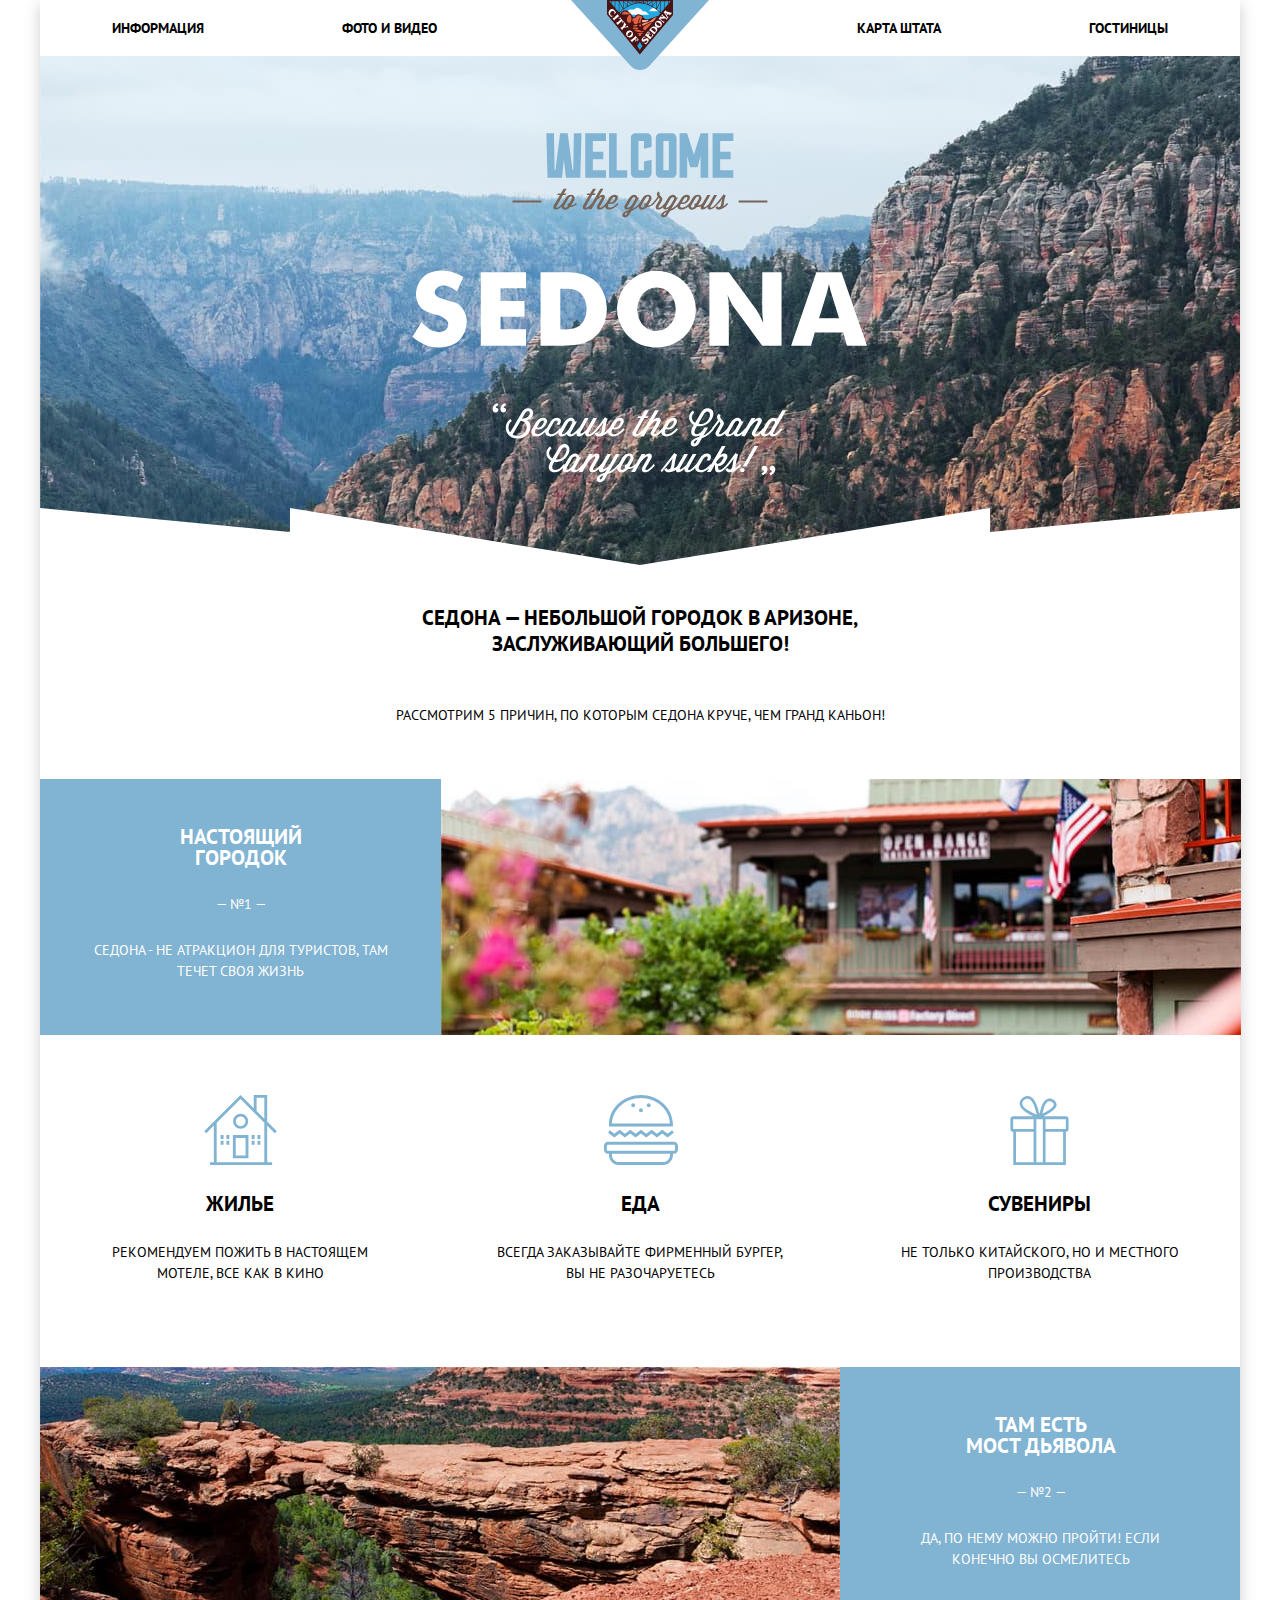
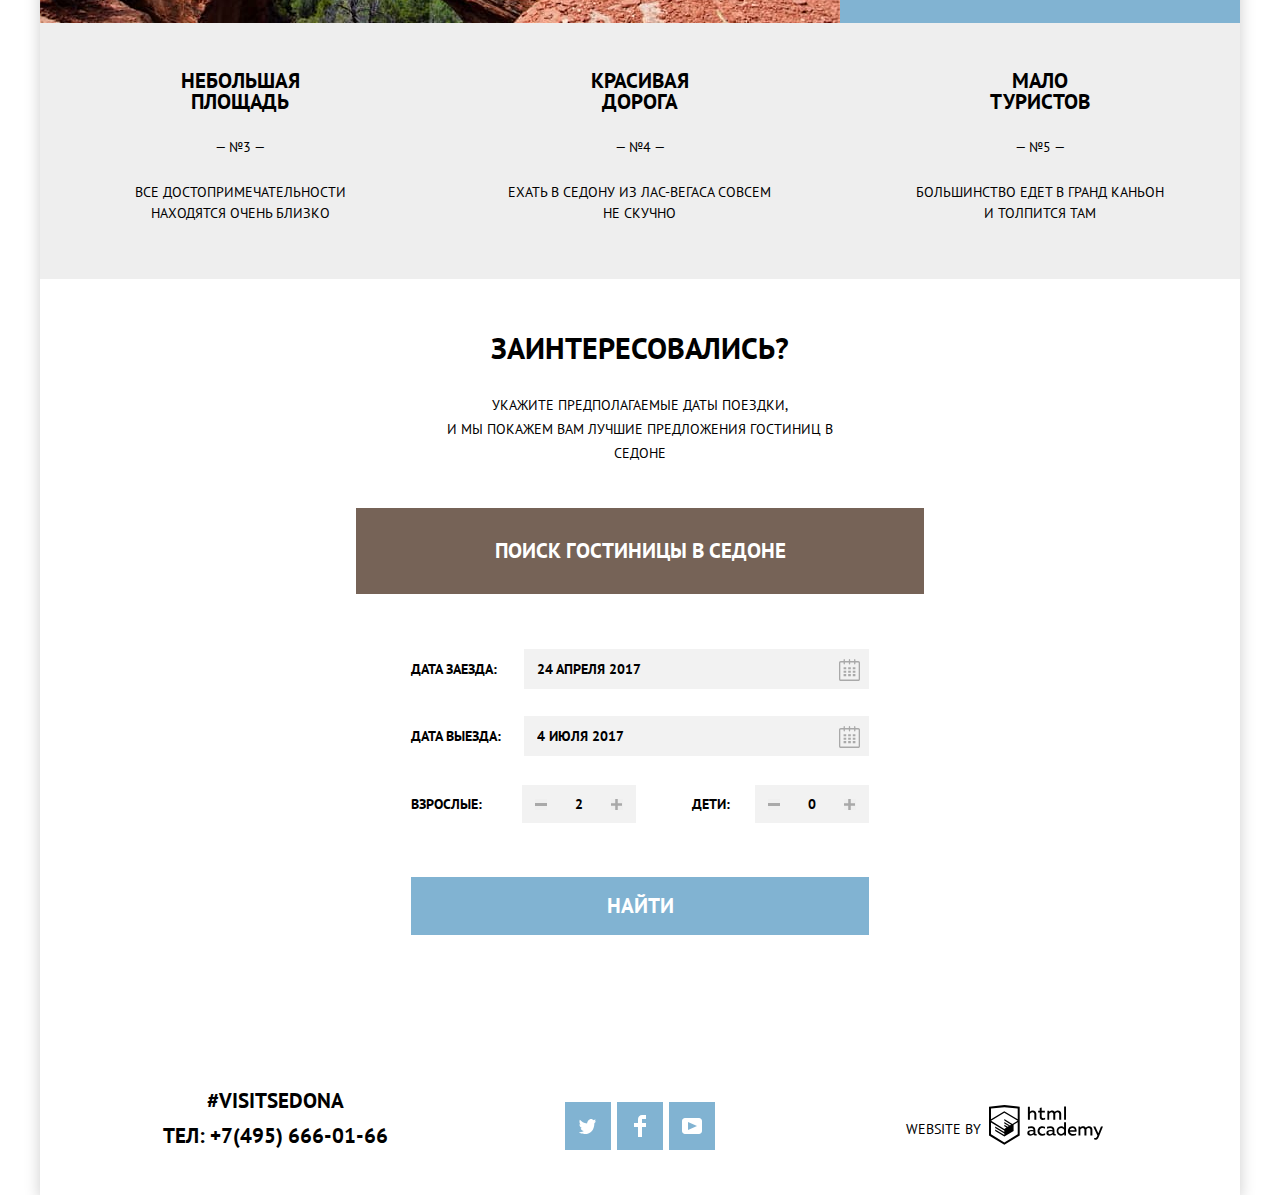
<file: index.html>
<!DOCTYPE html>
<html class="page" lang="ru">
    <head>
        <meta charset="utf-8" />
        <title>HTML Academy: Седона</title>
        <link rel="stylesheet" href="https://fonts.googleapis.com/css2?family=PT+Sans:wght@400;700&display=swap" />
        <link href="css/normalize.css" rel="stylesheet" />
        <link href="css/style-min.css" rel="stylesheet" />
    </head>

    <body class="page-body">
        <div class="main-conteiner">
            <header class="main-header">
                <nav class="main-navigation">
                    <a class="main-header-logo">
                        <img src="img/logo.svg" width="138" height="70" alt="Логотип Седона" />
                    </a>
                    <ul class="site-navigation">
                        <li><a href="blank.html">Информация</a></li>
                        <li><a href="blank.html">Фото и видео</a></li>
                        <li><a href="blank.html">Карта штата</a></li>
                        <li><a href="catalog.html">Гостиницы</a></li>
                    </ul>
                </nav>
            </header>

            <main class="container">
                <section class="welcome">
                    <img src="img/welcome.svg" width="456" height="380" alt="Добро пожаловать в Седону" />
                </section>
                <section class="features">
                    <div class="feature-heading">
                        <h1>Седона &mdash; небольшой городок в Аризоне, заслуживающий большего!</h1>
                        <p>Рассмотрим 5 причин, по которым Седона круче, чем Гранд Каньон!</p>
                    </div>
                    <ol class="features-list">
                        <li class="feature-item-blue">
                            <div class="feature-item-conteiner">
                                <h2>
                                    Настоящий<br />
                                    городок
                                </h2>
                                <p class="feature-item-number">&mdash; №1 &mdash;</p>
                                <p>Седона  -  не атракцион для туристов, там<br />течет своя жизнь</p>
                            </div>
                            <img src="img/image1.jpg" width="800" height="256" alt="Улица города Седона" />
                        </li>
                        <li class="feature-item-white">
                            <img src="img/icon-1.svg" width="75" height="70" alt="Иконка дом" />
                            <h3>Жилье</h3>
                            <p>Рекомендуем пожить в настоящем мотеле, все как в кино</p>
                        </li>
                        <li class="feature-item-white">
                            <img src="img/icon-3.svg" width="75" height="70" alt="Иконка гамбургер" />
                            <h3>Еда</h3>
                            <p>Всегда заказывайте фирменный бургер, вы не разочаруетесь</p>
                        </li>
                        <li class="feature-item-white">
                            <img src="img/icon-2.svg" width="75" height="70" alt="Иконка коробка с подарком" />
                            <h3>Сувениры</h3>
                            <p>Не только китайского, но и местного производства</p>
                        </li>
                        <li class="feature-item-blue">
                            <img src="img/image2.jpg" width="800" height="256" alt="Мост Дьявола - каменистый мост над пропостью Каньона" />
                            <div class="feature-item-conteiner">
                                <h2>
                                    Там есть <br />
                                    мост Дьявола
                                </h2>
                                <p class="feature-item-number">&mdash; №2 &mdash;</p>
                                <p>Да, по нему можно пройти! Если конечно вы осмелитесь</p>
                            </div>
                        </li>
                        <li class="feature-item-grey">
                            <h2>
                                Небольшая <br />
                                площадь
                            </h2>
                            <p class="feature-item-number">&mdash; №3 &mdash;</p>
                            <p>
                                Все достопримечательности <br />
                                находятся очень близко
                            </p>
                        </li>
                        <li class="feature-item-grey">
                            <h2>
                                Красивая<br />
                                дорога
                            </h2>
                            <p class="feature-item-number">&mdash; №4 &mdash;</p>
                            <p>
                                Ехать в Седону из Лас-Вегаса совсем <br />
                                не скучно
                            </p>
                        </li>
                        <li class="feature-item-grey">
                            <h2>
                                Мало<br />
                                туристов
                            </h2>
                            <p class="feature-item-number">&mdash; №5 &mdash;</p>
                            <p>
                                Большинство едет в Гранд Каньон<br />
                                и толпится там
                            </p>
                        </li>
                    </ol>
                </section>
                <section class="choice">
                    <h2>Заинтересовались?</h2>
                    <p class="choice-info">
                        Укажите предполагаемые даты поездки,<br />
                        и мы покажем вам лучшие предложения гостиниц в Седоне
                    </p>
                    <a class="choice-button" href="blank.html">Поиск гостиницы в Седоне</a>

                    <div class="modal">
                        <form class="modal-search" action="https://echo.htmlacademy.ru/" method="POST">
                            <div class="arrival">
                                <label for="data-arrival">Дата заезда:</label>
                                <div class="container-calendar">
                                    <input class="data-arrival" id="data-arrival" type="text" name="date" placeholder="24 апреля 2017" />
                                    <button type="button" class="calendar" aria-label="Календарь выбора даты заезда"></button>
                                </div>
                            </div>
                            <div class="departure">
                                <label for="data-departure">Дата выезда:</label>
                                <div class="container-calendar">
                                    <input class="data-departure" id="data-departure" type="text" name="date" placeholder="4 июля 2017" />
                                    <button type="button" class="calendar" aria-label="Календарь выбора даты выезда"></button>
                                </div>
                            </div>
                            <div class="quantity">
                                <div class="quantity-parents quantity-parents-first">
                                    <label for="parents">Взрослые:</label>
                                    <div class="container-quantity">
                                        <button type="button" class="quantity-minus" aria-label="Уменьшить количество взрослых"></button>
                                        <input id="parents" type="number" min="1" max="50" step="1" name="parents" value="2" />
                                        <button type="button" class="quantity-plus" aria-label="Увеличить количество взрослых"></button>
                                    </div>
                                </div>
                                <div class="quantity-children">
                                    <label for="children">Дети:</label>
                                    <div class="container-quantity">
                                        <button type="button" class="quantity-minus" aria-label="Уменьшить количество детей"></button>
                                        <input id="children" type="number" min="0" max="50" step="1" name="children" value="0" />
                                        <button type="button" class="quantity-plus" aria-label="Увеличить количество детей"></button>
                                    </div>
                                </div>
                            </div>
                            <button class="modal-trip" type="submit">Найти</button>
                        </form>
                    </div>
                    <!-- <img src="img/map.jpg" width="1199" height="594" alt="Карта местности"> -->
                    <iframe
                        src="https://www.google.com/maps/embed?pb=!1m18!1m12!1m3!1d52385.180505972065!2d-111.83015797418973!3d34.854373381038904!2m3!1f0!2f0!3f0!3m2!1i1024!2i768!4f13.1!3m3!1m2!1s0x872da132f942b00d%3A0x5548c523fa6c8efd!2z0KHQtdC00L7QvdCwLCDQkNGA0LjQt9C-0L3QsCA4NjMzNiwg0KHQqNCQ!5e0!3m2!1sru!2sru!4v1603708810952!5m2!1sru!2sru"
                        width="1199"
                        height="594"
                        style="border: 0;"
                        allowfullscreen
                        title="Карта местности"
                    >
                    </iframe>
                </section>
            </main>

            <footer class="main-footer page-footer">
                <div class="footer-container">
                    <section class="footer-contacts">
                        <a class="footer-visit" href="blank.html">#visitsedona</a>
                        <p class="footer-phone">Тел: <a href="tel:+74956660166">+7(495) 666-01-66</a></p>
                    </section>
                    <section class="footer-icons">
                        <ul class="footer-social">
                            <li>
                                <a class="social-button" href="#">
                                    <span class="visually-hidden">Твитер</span>
                                    <svg width="17" height="17" viewBox="0 0 17 17" fill="none" xmlns="http://www.w3.org/2000/svg" aria-label="Логотип Твитер">
                                        <path
                                            d="M10.95 1.14409C12.635 0.648089 13.934 1.41409 14.527 2.32309C15.2 2.09209 15.858 1.84209 16.538 1.61509C16.5249 2.30145 16.2117 2.94761 15.681 3.38309C16.366 3.55309 16.985 2.89209 16.985 2.89209C16.816 3.89209 15.979 4.68009 15.422 4.91609C15.191 11.6661 12.247 16.1331 5.34498 15.9981H4.89898C4.48898 15.9981 0.734977 15.5381 0.000976562 14.1111C2.27198 14.3071 3.89398 13.6891 4.69398 12.9341C3.73398 12.6341 2.01498 12.4571 1.71498 9.98409C2.06398 10.0901 2.27898 10.2121 2.90498 10.1031C1.70498 9.24709 0.373977 8.53009 0.447977 6.33009C0.732977 6.65809 1.51498 6.86609 1.78798 6.80209C1.08498 6.56109 -0.182023 3.44209 0.893977 1.85009C2.71198 3.70409 4.62898 5.45609 8.04598 5.62309C8.25398 3.33009 9.18298 1.79309 10.95 1.14409Z"
                                            fill="white"
                                        />
                                    </svg>
                                </a>
                            </li>
                            <li>
                                <a class="social-button" href="#">
                                    <span class="visually-hidden">Фейсбук</span>
                                    <svg width="12" height="22" viewBox="0 0 12 22" fill="none" xmlns="http://www.w3.org/2000/svg" aria-label="Логотип Фейсбук">
                                        <path d="M12 4V0H8C5.79086 0 4 1.79086 4 4V8H0V12H4V22H8V12H12V8H8V4H12Z" fill="white" />
                                    </svg>
                                </a>
                            </li>
                            <li>
                                <a class="social-button" href="#">
                                    <span class="visually-hidden">Ютуб</span>
                                    <svg width="20" height="16" viewBox="0 0 20 16" fill="none" xmlns="http://www.w3.org/2000/svg" aria-label="Логотип Ютуб">
                                        <path
                                            fill-rule="evenodd"
                                            clip-rule="evenodd"
                                            d="M3 0H17C18.65 0 20 1.35 20 3V13C20 14.65 18.65 16 17 16H3C1.35 16 0 14.65 0 13V3C0 1.35 1.35 0 3 0ZM6.027 4.002V11.998L15.014 8L6.027 4.002Z"
                                            fill="white"
                                        />
                                    </svg>
                                </a>
                            </li>
                        </ul>
                    </section>
                    <section class="footer-made">
                        <p class="footer-copyright">
                            Website by
                            <a class="academy-logo" href="https://htmlacademy.ru">
                                <svg aria-hidden="true" focusable="false" width="115" height="41" viewBox="0 0 115 41" fill="none" xmlns="http://www.w3.org/2000/svg">
                                    <path
                                        fill-rule="evenodd"
                                        clip-rule="evenodd"
                                        d="M15.5197 1.05737H15.3509L0 2.71895V31.4945L15.3509 40.8382L30.7018 31.4945V2.71895L15.5197 1.05737ZM77.0183 2.62185H75.0876V15.7311H77.0183V2.62185ZM40.8619 2.63264V7.76843C41.6131 6.9864 42.6386 6.5436 43.7105 6.53843C44.6823 6.47908 45.6329 6.84495 46.3253 7.54479C47.0177 8.24462 47.3866 9.21244 47.3399 10.2068V15.7634H45.367V10.4658C45.4231 9.94897 45.2754 9.43059 44.9566 9.02553C44.6377 8.62047 44.174 8.36218 43.6683 8.3079H43.3518C42.3456 8.36979 41.4321 8.9295 40.9041 9.80764V15.7634H38.8995V2.63264H40.8619ZM77.0183 31.4837H75.2775V30.0595C74.4828 31.1353 73.23 31.7538 71.9119 31.7211C69.4751 31.5528 67.5825 29.4822 67.5825 26.9845C67.5825 24.4867 69.4751 22.4162 71.9119 22.2479C73.1195 22.2052 74.2818 22.7203 75.0771 23.6505V18.3205H77.0183V31.4837ZM47.0656 30.0595C47.263 30.0515 47.4583 30.0152 47.6459 29.9516V31.3866C47.2482 31.5404 46.826 31.6172 46.4009 31.6132C45.6482 31.6769 44.9394 31.2429 44.639 30.5342C43.7036 31.31 42.5302 31.7227 41.3261 31.6995C39.733 31.6995 38.256 30.804 38.256 28.9482C38.256 26.65 40.3661 25.9379 42.1702 25.9379C42.9402 25.9505 43.707 26.0408 44.4596 26.2076V25.884C44.4596 24.805 43.6578 23.9742 42.1491 23.9742C41.0585 23.9764 39.9804 24.2116 38.9839 24.6647V22.8305C40.0678 22.451 41.204 22.2506 42.3495 22.2371C44.8394 22.2371 46.3693 23.4455 46.3693 26.1753V29.4121C46.3546 29.5668 46.401 29.721 46.4981 29.8406C46.5951 29.9601 46.7349 30.035 46.8862 30.0487H47.0656V30.0595ZM40.2711 28.8403C40.298 29.229 40.4761 29.5905 40.7655 29.844C41.055 30.0974 41.4317 30.2217 41.8115 30.189H41.9275C42.8819 30.1906 43.7973 29.8022 44.4702 29.11V27.5779C43.842 27.4414 43.2026 27.3655 42.5605 27.3513C41.5055 27.3513 40.2817 27.7074 40.2817 28.8403H40.2711ZM56.0229 22.9384C55.1962 22.4632 54.2596 22.2246 53.3115 22.2479H52.9422C51.7332 22.2873 50.5891 22.8166 49.7619 23.7192C48.9347 24.6218 48.4923 25.8236 48.5321 27.06V27.5024C48.6957 30.0004 50.805 31.8921 53.2482 31.7318C54.2519 31.7555 55.2477 31.5452 56.1601 31.1168V29.2718C55.3769 29.7215 54.4945 29.9591 53.5963 29.9624C52.5199 30.0288 51.4963 29.4793 50.9385 28.5356C50.3806 27.5918 50.3806 26.4095 50.9385 25.4658C51.4963 24.522 52.5199 23.9725 53.5963 24.039C54.461 24.0357 55.3066 24.2989 56.0229 24.7942V22.9384ZM66.1514 30.0595C66.3488 30.0515 66.5441 30.0152 66.7317 29.9516V31.3866C66.334 31.5404 65.9118 31.6172 65.4867 31.6132C64.734 31.6769 64.0252 31.2429 63.7248 30.5342C62.7894 31.31 61.616 31.7227 60.4119 31.6995C58.8188 31.6995 57.3417 30.804 57.3417 28.9482C57.3417 26.65 59.4518 25.9379 61.256 25.9379C62.0259 25.9505 62.7928 26.0408 63.5454 26.2076V25.884C63.5454 24.805 62.7436 23.9742 61.2349 23.9742C60.1443 23.9764 59.0662 24.2116 58.0697 24.6647V22.8305C59.1536 22.451 60.2897 22.2506 61.4353 22.2371C63.9252 22.2371 65.455 23.4455 65.455 26.1753V29.4121C65.4404 29.5668 65.4868 29.721 65.5838 29.8406C65.6809 29.9601 65.8207 30.035 65.972 30.0487H66.1514V30.0595ZM59.855 29.8481C59.5632 29.5943 59.3837 29.2311 59.3569 28.8403H59.378C59.378 27.7074 60.5385 27.3513 61.6569 27.3513C62.299 27.3655 62.9383 27.4414 63.5665 27.5779V29.11C62.8937 29.8022 61.9782 30.1906 61.0239 30.189H60.9078C60.5263 30.2247 60.1469 30.1019 59.855 29.8481ZM69.3271 26.9305C69.3271 25.2859 70.6308 23.9526 72.239 23.9526L72.2601 24.0066C73.4742 24.0066 74.5742 24.7382 75.0665 25.8732V28.0311C74.5856 29.1871 73.4673 29.9296 72.239 29.9084C70.6308 29.9084 69.3271 28.5752 69.3271 26.9305ZM83.3486 22.2479C86.8408 22.2479 88.0541 25.1395 87.4844 27.7397H80.922C81.1436 29.3582 82.6839 30.0163 84.2876 30.0163C85.2509 30.0196 86.2027 29.8021 87.0729 29.3797V31.1061C86.0736 31.5421 84.9939 31.7519 83.9078 31.7211C81.2385 31.7211 78.8963 30.189 78.8963 26.9521C78.8362 25.7502 79.2482 24.5736 80.0408 23.6841C80.8334 22.7945 81.9408 22.2658 83.1165 22.2155H83.3486V22.2479ZM80.8693 26.1753C80.9704 24.8237 82.1216 23.8104 83.4436 23.9095H83.4858C84.1064 23.8531 84.7196 24.08 85.1612 24.5295C85.6028 24.979 85.8275 25.6051 85.7752 26.24H80.8693V26.1753ZM89.489 31.4621V22.4961H91.2298V23.575C91.9777 22.7197 93.041 22.2229 94.1628 22.2047C95.2951 22.1328 96.3712 22.7163 96.9482 23.7153C97.7407 22.8335 98.8477 22.3161 100.018 22.2803C100.952 22.2327 101.859 22.6011 102.507 23.2901C103.154 23.9792 103.478 24.9213 103.394 25.8732V31.4837H101.39V25.9271C101.437 25.4734 101.306 25.0191 101.024 24.6647C100.743 24.3104 100.336 24.0852 99.8917 24.039H99.6174C98.7512 24.0941 97.9525 24.536 97.4335 25.2474V31.4837H95.4289V25.9271C95.4728 25.47 95.3357 25.0139 95.0481 24.6611C94.7606 24.3082 94.3467 24.088 93.8991 24.0497H93.6881C92.7466 24.1344 91.8915 24.6449 91.3564 25.4416V31.5161H89.5312L89.489 31.4621ZM113.977 22.4745H111.972L109.324 29.2718L106.306 22.4853H104.196L108.417 31.5484L108.237 32.0016C107.72 33.3611 107.003 34.0516 106.053 34.0516C105.75 34.0548 105.447 34.0112 105.156 33.9221V35.6161C105.536 35.7125 105.926 35.7632 106.317 35.7671C107.646 35.7671 108.902 35.0226 109.851 32.6813L113.977 22.4745ZM52.689 6.78658V3.54974L50.7266 4.01369V6.73264H49.144V8.49132H50.7899V12.9905C50.7231 13.817 51.0244 14.6301 51.61 15.2038C52.1955 15.7775 53.0028 16.0505 53.8073 15.9468C54.5996 15.9535 55.3875 15.8259 56.139 15.5692V13.8429C55.5727 14.0781 54.9672 14.199 54.356 14.199C53.2165 14.199 52.689 13.8105 52.689 12.6237V8.5129H55.8541V6.78658H52.689ZM58.3862 15.7526V6.75421H60.1376V7.83316C60.8811 6.97655 61.9403 6.476 63.0601 6.45211C64.1624 6.38099 65.2146 6.93142 65.8032 7.88711C66.5958 7.00534 67.7028 6.48794 68.8734 6.45211C69.8138 6.41462 70.7233 6.79859 71.364 7.50353C72.0046 8.20846 72.3126 9.16418 72.2073 10.1205V15.7418H70.2028V10.1853C70.2499 9.73151 70.1184 9.27721 69.8373 8.92287C69.5561 8.56853 69.1485 8.34334 68.7046 8.29711H68.4619C67.5957 8.35228 66.797 8.7942 66.278 9.50553V15.7418H64.2734V10.1853C64.3206 9.73151 64.1891 9.27721 63.9079 8.92287C63.6268 8.56853 63.2191 8.34334 62.7752 8.29711H62.5326C61.5911 8.38181 60.736 8.89229 60.2009 9.68895V15.7634H58.3862V15.7526ZM28.6972 30.3033L28.7078 30.2968L28.6972 30.3184V30.3033ZM28.6972 18.3205V30.3033L15.3509 38.4321L2.00459 30.3184V18.5147L15.2876 26.6068V28.0311L6.18257 22.5284V23.9418L15.3404 29.5632V31.0629L6.19312 25.4955V26.9521L15.3509 32.5734L24.5826 26.9197V20.8129L28.6972 18.3205ZM28.7078 16.7776L25.0362 18.9355L23.3482 20.0145L15.3087 15.0837V16.4971L22.156 20.7266L22.0083 20.8237L20.9532 21.4063L15.2876 17.9537V19.3995L19.761 22.1184L18.706 22.8413L15.3298 20.7913V22.2047L17.5454 23.5426L15.2982 24.9021L2.11009 16.864L15.3087 8.72869L28.7078 16.7776ZM15.2876 7.27211L28.7078 15.3534V4.56395L15.3615 3.12895L2.01514 4.56395V15.3534L15.2876 7.27211Z"
                                        fill="#81B3D2"
                                    />
                                </svg>
                            </a>
                        </p>
                    </section>
                </div>
            </footer>
        </div>

        <script src="js/choice-min.js"></script>
    </body>
</html>
</file>
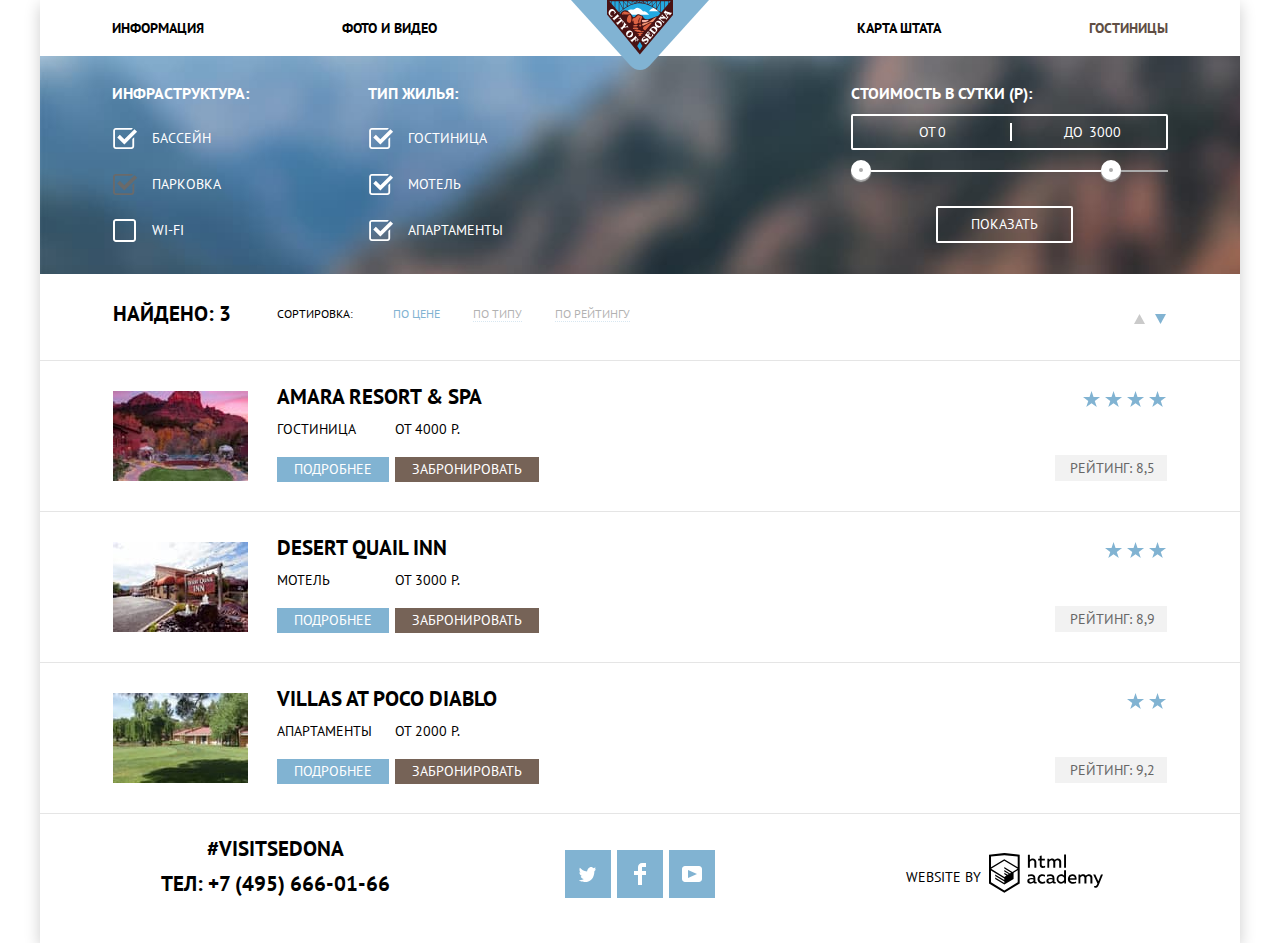
<file: catalog.html>
<!DOCTYPE html>
<html class="page" lang="ru">
    <head>
        <meta charset="utf-8" />
        <title>HTML Academy: Седона</title>
        <link rel="stylesheet" href="https://fonts.googleapis.com/css2?family=PT+Sans:wght@400;700&display=swap" />
        <link href="css/normalize.css" rel="stylesheet" />
        <link href="css/style.css" rel="stylesheet" />
    </head>
    <body class="page-body">
        <div class="main-conteiner">
            <header class="main-header">
                <nav class="main-navigation">
                    <a class="main-header-logo" href="index.html">
                        <img src="img/logo.svg" width="138" height="70" alt="Логотип Седона»" />
                    </a>
                    <ul class="site-navigation">
                        <li><a href="blank.html">Информация</a></li>
                        <li><a href="blank.html">Фото и видео</a></li>
                        <li><a href="blank.html">Карта штата</a></li>
                        <li><a class="open" href="catalog.html">Гостиницы</a></li>
                    </ul>
                </nav>
            </header>

            <main class="container">
                <section class="search">
                    <h1 class="visually-hidden">Каталог гостиниц</h1>
                    <form class="filter" action="https://echo.htmlacademy.ru/" method="get">
                        <fieldset class="filter-item filter-item-indent">
                            <legend>Инфраструктура:</legend>
                            <ul class="infrastructure-list">
                                <li class="filter-option">
                                    <input class="visually-hidden filter-input-checkbox" type="checkbox" name="swimming" id="filter-swimming" checked />
                                    <label for="filter-swimming">Бассейн</label>
                                </li>
                                <li class="filter-option">
                                    <input class="visually-hidden filter-input-checkbox" type="checkbox" name="parking" id="parking" disabled />
                                    <label for="parking">Парковка</label>
                                </li>
                                <li class="filter-option">
                                    <input class="visually-hidden filter-input-checkbox" type="checkbox" name="wifi" id="wifi" />
                                    <label for="wifi">WI-FI</label>
                                </li>
                            </ul>
                        </fieldset>
                        <fieldset class="filter-item filter-item-indent filter-item-dig">
                            <legend>Тип жилья:</legend>
                            <ul class="infrastructure-list">
                                <li class="filter-option">
                                    <input class="visually-hidden filter-input-checkbox" type="checkbox" name="search-hotel" id="search-hotel" checked />
                                    <label for="search-hotel">Гостиница</label>
                                </li>
                                <li class="filter-option">
                                    <input class="visually-hidden filter-input-checkbox" type="checkbox" name="search-motel" id="search-motel" checked />
                                    <label for="search-motel">Мотель</label>
                                </li>
                                <li class="filter-option">
                                    <input class="visually-hidden filter-input-checkbox" type="checkbox" name="search-apartments" id="search-apartments" checked />
                                    <label for="search-apartments">Апартаменты</label>
                                </li>
                            </ul>
                        </fieldset>
                        <div class="contaiter-button">
                            <fieldset class="filter-item">
                                <legend>Стоимость в сутки (Р):</legend>
                                <div class="range-filter">
                                    <div class="price-controls">
                                        <label class="min-price">от<input type="number" name="min-price" value="0" /> </label>
                                        <label class="max-price"> до <input type="number" name="max-price" value="3000" /> </label>
                                    </div>
                                    <div class="range-controls">
                                        <div class="scale">
                                            <div class="bar"></div>
                                        </div>
                                        <div class="toggle toggle-min" tabindex="0" aria-label="Выбор минимальной стоимости в сутки"></div>
                                        <div class="toggle toggle-max" tabindex="0" aria-label="Выбор максимальной стоимости в сутки"></div>
                                    </div>
                                </div>
                            </fieldset>
                            <button class="show" type="submit" aria-label="Показать результат выбора стоимости в сутки">Показать</button>
                        </div>
                    </form>
                </section>
                <section class="found">
                    <div class="found-number">
                        <p class="result">Найдено: <span>3</span></p>
                    </div>
                    <div class="found-sorting">
                        <p class="sorting">Сортировка:</p>
                        <ul class="sorting-list">
                            <li>
                                <a class="sorting-main" href=""> По цене</a>
                            </li>
                            <li>
                                <a class="sorting-notmain" href="">По типу</a>
                            </li>
                            <li>
                                <a class="sorting-notmain" href="">По рейтингу</a>
                            </li>
                        </ul>
                    </div>
                    <div class="found-arrow">
                        <button class="found-up" type="button" aria-label="Листать страницу вверх"></button>
                        <button class="found-down" type="button" aria-label="Листать страницу вниз"></button>
                    </div>
                </section>
                <ul class="all-hotels">
                    <li class="hotel-container">
                        <div class="hotel-foto">
                            <img src="img/hotel-1.jpg" width="135" height="90" alt="Гостиница Amara Resort & Spa - двухэтажное здание с большой террирорией" />
                        </div>
                        <div class="hotel-name">
                            <a class="hotel" href="blank.html">
                                <h3 class="hotel">Amara Resort & Spa</h3>
                            </a>
                            <div class="hotel-name-container">
                                <div class="hotel-name-price">
                                    <p class="hotel-selection">Гостиница</p>
                                    <a class="details" href="blank.html" aria-label="Подробнее о гостинице Amara Resort & Spa">Подробнее</a>
                                </div>
                                <div class="hotel-name-details">
                                    <p class="hotel-selection">от 4000 р.</p>
                                    <a class="reservation" href="blank.html" aria-label="Забронировать гостиницу Amara Resort & Spa">Забронировать</a>
                                </div>
                            </div>
                        </div>
                        <div class="hotel-stars">
                            <div class="container-stars" aria-label="Рейтинг гостиницы Amara Resort & Spa 5 звезд из 5">
                                <img src="img/star.svg" width="18" height="17" alt="Одна из пяти звезд рейтинга гостиницы Amara Resort & Spa" />
                                <img src="img/star.svg" width="18" height="17" alt="Одна из пяти звезд рейтинга гостиницы Amara Resort & Spa" />
                                <img src="img/star.svg" width="18" height="17" alt="Одна из пяти звезд рейтинга гостиницы Amara Resort & Spa" />
                                <img src="img/star.svg" width="18" height="17" alt="Одна из пяти звезд рейтинга гостиницы Amara Resort & Spa" />
                            </div>
                            <div class="container-rating">
                                <p class="rating">Рейтинг: 8,5</p>
                            </div>
                        </div>
                    </li>
                    <li class="hotel-container">
                        <div class="hotel-foto">
                            <img src="img/hotel-2.jpg" width="135" height="90" alt="Мотель Desert Quail Inn - одноэтажное здание у дороги" />
                        </div>
                        <div class="hotel-name">
                            <a href="blank.html"><h3 class="hotel">Desert Quail Inn</h3></a>
                            <div class="hotel-name-container">
                                <div class="hotel-name-price">
                                    <p class="hotel-selection">Мотель</p>
                                    <a class="details" href="blank.html" aria-label="Подробнее о мотеле Desert Quail Inn">Подробнее</a>
                                </div>
                                <div class="hotel-name-details">
                                    <p class="hotel-selection">от 3000 р.</p>
                                    <a class="reservation" href="blank.html" aria-label="Забронировать мотель Desert Quail Inn">Забронировать</a>
                                </div>
                            </div>
                        </div>
                        <div class="hotel-stars">
                            <div class="container-stars" aria-label="Рейтинг мотеля Desert Quail Inn 3 звезды из 5">
                                <img src="img/star.svg" width="18" height="17" alt="Одна из трех звезд рейтинга мотеля Desert Quail Inn" />
                                <img src="img/star.svg" width="18" height="17" alt="Одна из трех звезд рейтинга мотеля Desert Quail Inn" />
                                <img src="img/star.svg" width="18" height="17" alt="Одна из трех звезд рейтинга мотеля Desert Quail Inn" />
                            </div>
                            <div class="container-rating">
                                <p class="rating">Рейтинг: 8,9</p>
                            </div>
                        </div>
                    </li>
                    <li class="hotel-container">
                        <div class="hotel-foto">
                            <img src="img/hotel-3.jpg" width="135" height="90" alt="Апартаменты Villas at Poco Diablo - одноэтажный дом с большим зеленым газоном" />
                        </div>
                        <div class="hotel-name">
                            <a href="blank.html"> <h3 class="hotel">Villas at Poco Diablo</h3></a>
                            <div class="hotel-name-container">
                                <div class="hotel-name-price">
                                    <p class="hotel-selection">Апартаменты</p>
                                    <a class="details" href="blank.html" aria-label="Подробнее об апартаментах Villas at Poco Diablo">Подробнее</a>
                                </div>
                                <div class="hotel-name-details">
                                    <p class="hotel-selection">от 2000 р.</p>
                                    <a class="reservation" href="blank.html" aria-label="Забронировать апартаменты Villas at Poco Diablo">Забронировать</a>
                                </div>
                            </div>
                        </div>
                        <div class="hotel-stars">
                            <div class="container-stars" aria-label="Рейтинг апартаменты Villas at Poco Diablo 2 звезды из 5">
                                <img src="img/star.svg" width="18" height="17" alt="Одна из двух звезд рейтинга апартаменты Villas at Poco Diablo" />
                                <img src="img/star.svg" width="18" height="17" alt="Одна из двух звезд рейтинга апартаменты Villas at Poco Diablo" />
                            </div>
                            <div class="container-rating">
                                <p class="rating">Рейтинг: 9,2</p>
                            </div>
                        </div>
                    </li>
                </ul>
            </main>

            <footer class="page-footer">
                <div class="footer-container">
                    <section class="footer-contacts">
                        <a class="footer-visit" href="blank.html">#visitsedona</a>
                        <p class="footer-phone">Тел: <a href="tel:+74956660166">+7 (495) 666-01-66</a></p>
                    </section>
                    <section class="footer-icons">
                        <ul class="footer-social">
                            <li>
                                <a class="social-button" href="#">
                                    <span class="visually-hidden">Твитер</span>
                                    <svg width="17" height="17" viewBox="0 0 17 17" fill="none" xmlns="http://www.w3.org/2000/svg" aria-label="Логотип Твитер">
                                        <path
                                            d="M10.95 1.14409C12.635 0.648089 13.934 1.41409 14.527 2.32309C15.2 2.09209 15.858 1.84209 16.538 1.61509C16.5249 2.30145 16.2117 2.94761 15.681 3.38309C16.366 3.55309 16.985 2.89209 16.985 2.89209C16.816 3.89209 15.979 4.68009 15.422 4.91609C15.191 11.6661 12.247 16.1331 5.34498 15.9981H4.89898C4.48898 15.9981 0.734977 15.5381 0.000976562 14.1111C2.27198 14.3071 3.89398 13.6891 4.69398 12.9341C3.73398 12.6341 2.01498 12.4571 1.71498 9.98409C2.06398 10.0901 2.27898 10.2121 2.90498 10.1031C1.70498 9.24709 0.373977 8.53009 0.447977 6.33009C0.732977 6.65809 1.51498 6.86609 1.78798 6.80209C1.08498 6.56109 -0.182023 3.44209 0.893977 1.85009C2.71198 3.70409 4.62898 5.45609 8.04598 5.62309C8.25398 3.33009 9.18298 1.79309 10.95 1.14409Z"
                                            fill="white"
                                        />
                                    </svg>
                                </a>
                            </li>
                            <li>
                                <a class="social-button" href="#">
                                    <span class="visually-hidden">Фейсбук</span>
                                    <svg width="12" height="22" viewBox="0 0 12 22" fill="none" xmlns="http://www.w3.org/2000/svg" aria-label="Логотип Фейсбук">
                                        <path d="M12 4V0H8C5.79086 0 4 1.79086 4 4V8H0V12H4V22H8V12H12V8H8V4H12Z" fill="white" />
                                    </svg>
                                </a>
                            </li>
                            <li>
                                <a class="social-button" href="#">
                                    <span class="visually-hidden">Ютуб</span>
                                    <svg width="20" height="16" viewBox="0 0 20 16" fill="none" xmlns="http://www.w3.org/2000/svg" aria-label="Логотип Ютуб">
                                        <path
                                            fill-rule="evenodd"
                                            clip-rule="evenodd"
                                            d="M3 0H17C18.65 0 20 1.35 20 3V13C20 14.65 18.65 16 17 16H3C1.35 16 0 14.65 0 13V3C0 1.35 1.35 0 3 0ZM6.027 4.002V11.998L15.014 8L6.027 4.002Z"
                                            fill="white"
                                        />
                                    </svg>
                                </a>
                            </li>
                        </ul>
                    </section>
                    <section class="footer-made">
                        <p class="footer-copyright">
                            Website by
                            <a class="academy-logo" href="https://htmlacademy.ru">
                                <svg aria-hidden="true" focusable="false" width="115" height="41" viewBox="0 0 115 41" fill="none" xmlns="http://www.w3.org/2000/svg">
                                    <path
                                        fill-rule="evenodd"
                                        clip-rule="evenodd"
                                        d="M15.5197 1.05737H15.3509L0 2.71895V31.4945L15.3509 40.8382L30.7018 31.4945V2.71895L15.5197 1.05737ZM77.0183 2.62185H75.0876V15.7311H77.0183V2.62185ZM40.8619 2.63264V7.76843C41.6131 6.9864 42.6386 6.5436 43.7105 6.53843C44.6823 6.47908 45.6329 6.84495 46.3253 7.54479C47.0177 8.24462 47.3866 9.21244 47.3399 10.2068V15.7634H45.367V10.4658C45.4231 9.94897 45.2754 9.43059 44.9566 9.02553C44.6377 8.62047 44.174 8.36218 43.6683 8.3079H43.3518C42.3456 8.36979 41.4321 8.9295 40.9041 9.80764V15.7634H38.8995V2.63264H40.8619ZM77.0183 31.4837H75.2775V30.0595C74.4828 31.1353 73.23 31.7538 71.9119 31.7211C69.4751 31.5528 67.5825 29.4822 67.5825 26.9845C67.5825 24.4867 69.4751 22.4162 71.9119 22.2479C73.1195 22.2052 74.2818 22.7203 75.0771 23.6505V18.3205H77.0183V31.4837ZM47.0656 30.0595C47.263 30.0515 47.4583 30.0152 47.6459 29.9516V31.3866C47.2482 31.5404 46.826 31.6172 46.4009 31.6132C45.6482 31.6769 44.9394 31.2429 44.639 30.5342C43.7036 31.31 42.5302 31.7227 41.3261 31.6995C39.733 31.6995 38.256 30.804 38.256 28.9482C38.256 26.65 40.3661 25.9379 42.1702 25.9379C42.9402 25.9505 43.707 26.0408 44.4596 26.2076V25.884C44.4596 24.805 43.6578 23.9742 42.1491 23.9742C41.0585 23.9764 39.9804 24.2116 38.9839 24.6647V22.8305C40.0678 22.451 41.204 22.2506 42.3495 22.2371C44.8394 22.2371 46.3693 23.4455 46.3693 26.1753V29.4121C46.3546 29.5668 46.401 29.721 46.4981 29.8406C46.5951 29.9601 46.7349 30.035 46.8862 30.0487H47.0656V30.0595ZM40.2711 28.8403C40.298 29.229 40.4761 29.5905 40.7655 29.844C41.055 30.0974 41.4317 30.2217 41.8115 30.189H41.9275C42.8819 30.1906 43.7973 29.8022 44.4702 29.11V27.5779C43.842 27.4414 43.2026 27.3655 42.5605 27.3513C41.5055 27.3513 40.2817 27.7074 40.2817 28.8403H40.2711ZM56.0229 22.9384C55.1962 22.4632 54.2596 22.2246 53.3115 22.2479H52.9422C51.7332 22.2873 50.5891 22.8166 49.7619 23.7192C48.9347 24.6218 48.4923 25.8236 48.5321 27.06V27.5024C48.6957 30.0004 50.805 31.8921 53.2482 31.7318C54.2519 31.7555 55.2477 31.5452 56.1601 31.1168V29.2718C55.3769 29.7215 54.4945 29.9591 53.5963 29.9624C52.5199 30.0288 51.4963 29.4793 50.9385 28.5356C50.3806 27.5918 50.3806 26.4095 50.9385 25.4658C51.4963 24.522 52.5199 23.9725 53.5963 24.039C54.461 24.0357 55.3066 24.2989 56.0229 24.7942V22.9384ZM66.1514 30.0595C66.3488 30.0515 66.5441 30.0152 66.7317 29.9516V31.3866C66.334 31.5404 65.9118 31.6172 65.4867 31.6132C64.734 31.6769 64.0252 31.2429 63.7248 30.5342C62.7894 31.31 61.616 31.7227 60.4119 31.6995C58.8188 31.6995 57.3417 30.804 57.3417 28.9482C57.3417 26.65 59.4518 25.9379 61.256 25.9379C62.0259 25.9505 62.7928 26.0408 63.5454 26.2076V25.884C63.5454 24.805 62.7436 23.9742 61.2349 23.9742C60.1443 23.9764 59.0662 24.2116 58.0697 24.6647V22.8305C59.1536 22.451 60.2897 22.2506 61.4353 22.2371C63.9252 22.2371 65.455 23.4455 65.455 26.1753V29.4121C65.4404 29.5668 65.4868 29.721 65.5838 29.8406C65.6809 29.9601 65.8207 30.035 65.972 30.0487H66.1514V30.0595ZM59.855 29.8481C59.5632 29.5943 59.3837 29.2311 59.3569 28.8403H59.378C59.378 27.7074 60.5385 27.3513 61.6569 27.3513C62.299 27.3655 62.9383 27.4414 63.5665 27.5779V29.11C62.8937 29.8022 61.9782 30.1906 61.0239 30.189H60.9078C60.5263 30.2247 60.1469 30.1019 59.855 29.8481ZM69.3271 26.9305C69.3271 25.2859 70.6308 23.9526 72.239 23.9526L72.2601 24.0066C73.4742 24.0066 74.5742 24.7382 75.0665 25.8732V28.0311C74.5856 29.1871 73.4673 29.9296 72.239 29.9084C70.6308 29.9084 69.3271 28.5752 69.3271 26.9305ZM83.3486 22.2479C86.8408 22.2479 88.0541 25.1395 87.4844 27.7397H80.922C81.1436 29.3582 82.6839 30.0163 84.2876 30.0163C85.2509 30.0196 86.2027 29.8021 87.0729 29.3797V31.1061C86.0736 31.5421 84.9939 31.7519 83.9078 31.7211C81.2385 31.7211 78.8963 30.189 78.8963 26.9521C78.8362 25.7502 79.2482 24.5736 80.0408 23.6841C80.8334 22.7945 81.9408 22.2658 83.1165 22.2155H83.3486V22.2479ZM80.8693 26.1753C80.9704 24.8237 82.1216 23.8104 83.4436 23.9095H83.4858C84.1064 23.8531 84.7196 24.08 85.1612 24.5295C85.6028 24.979 85.8275 25.6051 85.7752 26.24H80.8693V26.1753ZM89.489 31.4621V22.4961H91.2298V23.575C91.9777 22.7197 93.041 22.2229 94.1628 22.2047C95.2951 22.1328 96.3712 22.7163 96.9482 23.7153C97.7407 22.8335 98.8477 22.3161 100.018 22.2803C100.952 22.2327 101.859 22.6011 102.507 23.2901C103.154 23.9792 103.478 24.9213 103.394 25.8732V31.4837H101.39V25.9271C101.437 25.4734 101.306 25.0191 101.024 24.6647C100.743 24.3104 100.336 24.0852 99.8917 24.039H99.6174C98.7512 24.0941 97.9525 24.536 97.4335 25.2474V31.4837H95.4289V25.9271C95.4728 25.47 95.3357 25.0139 95.0481 24.6611C94.7606 24.3082 94.3467 24.088 93.8991 24.0497H93.6881C92.7466 24.1344 91.8915 24.6449 91.3564 25.4416V31.5161H89.5312L89.489 31.4621ZM113.977 22.4745H111.972L109.324 29.2718L106.306 22.4853H104.196L108.417 31.5484L108.237 32.0016C107.72 33.3611 107.003 34.0516 106.053 34.0516C105.75 34.0548 105.447 34.0112 105.156 33.9221V35.6161C105.536 35.7125 105.926 35.7632 106.317 35.7671C107.646 35.7671 108.902 35.0226 109.851 32.6813L113.977 22.4745ZM52.689 6.78658V3.54974L50.7266 4.01369V6.73264H49.144V8.49132H50.7899V12.9905C50.7231 13.817 51.0244 14.6301 51.61 15.2038C52.1955 15.7775 53.0028 16.0505 53.8073 15.9468C54.5996 15.9535 55.3875 15.8259 56.139 15.5692V13.8429C55.5727 14.0781 54.9672 14.199 54.356 14.199C53.2165 14.199 52.689 13.8105 52.689 12.6237V8.5129H55.8541V6.78658H52.689ZM58.3862 15.7526V6.75421H60.1376V7.83316C60.8811 6.97655 61.9403 6.476 63.0601 6.45211C64.1624 6.38099 65.2146 6.93142 65.8032 7.88711C66.5958 7.00534 67.7028 6.48794 68.8734 6.45211C69.8138 6.41462 70.7233 6.79859 71.364 7.50353C72.0046 8.20846 72.3126 9.16418 72.2073 10.1205V15.7418H70.2028V10.1853C70.2499 9.73151 70.1184 9.27721 69.8373 8.92287C69.5561 8.56853 69.1485 8.34334 68.7046 8.29711H68.4619C67.5957 8.35228 66.797 8.7942 66.278 9.50553V15.7418H64.2734V10.1853C64.3206 9.73151 64.1891 9.27721 63.9079 8.92287C63.6268 8.56853 63.2191 8.34334 62.7752 8.29711H62.5326C61.5911 8.38181 60.736 8.89229 60.2009 9.68895V15.7634H58.3862V15.7526ZM28.6972 30.3033L28.7078 30.2968L28.6972 30.3184V30.3033ZM28.6972 18.3205V30.3033L15.3509 38.4321L2.00459 30.3184V18.5147L15.2876 26.6068V28.0311L6.18257 22.5284V23.9418L15.3404 29.5632V31.0629L6.19312 25.4955V26.9521L15.3509 32.5734L24.5826 26.9197V20.8129L28.6972 18.3205ZM28.7078 16.7776L25.0362 18.9355L23.3482 20.0145L15.3087 15.0837V16.4971L22.156 20.7266L22.0083 20.8237L20.9532 21.4063L15.2876 17.9537V19.3995L19.761 22.1184L18.706 22.8413L15.3298 20.7913V22.2047L17.5454 23.5426L15.2982 24.9021L2.11009 16.864L15.3087 8.72869L28.7078 16.7776ZM15.2876 7.27211L28.7078 15.3534V4.56395L15.3615 3.12895L2.01514 4.56395V15.3534L15.2876 7.27211Z"
                                        fill="#81B3D2"
                                    />
                                </svg>
                            </a>
                        </p>
                    </section>
                </div>
            </footer>
        </div>
    </body>
</html>
</file>
<file: css/style-min.css>
@keyframes bounce{0%{transform:translateY(-60px)}70%{transform:translateY(10px)}to{transform:translateY(0)}}@keyframes shake{0%,to{transform:translateX(0)}10%,30%,50%,70%,90%{transform:translateX(-10px)}20%,40%,60%,80%{transform:translateX(10px)}}:root{--basic-black: #000000;--basic-black-light:  #333333;--basic-black-rating: #666666;--basic-white: #ffffff;--basic-blue-rest:  #81B3D2;--basic-blue-focus: #669EC0;--basic-blue-press:#5496BD;--basic-gray:  #EEEEEE;--basic-gray-rest: #F2F2F2;--basic-gray-focus: #EBEBEB;--basic-gray-line: #E5E5E5;--basic-gray-reseption: #666666;--basic-gray-filter:  #ABABAB;--basic-brown-rest: #766357;--basic-brown-focus: #604E43;--basic-brown-press: #503E33}body{min-width:1200px;margin:0;padding:0;font-family:"PT Sans",Arial,sans-serif;font-size:14px;line-height:24px;color:var(--basic-black);text-transform:uppercase;background-color:var(--basic-white);background-position:top center;background-repeat:no-repeat}.page a{text-decoration:none}img{max-width:100%;height:auto}.page{height:100%}.visually-hidden{position:absolute;width:1px;height:1px;margin:-1px;border:0;padding:0;white-space:nowrap;clip-path:inset(100%);clip:rect(0 0 0 0);overflow:hidden}.main-conteiner{position:relative;background-color:var(--basic-white);box-shadow:0 5px 15px rgba(0,1,1,.2);width:1200px;margin:0 auto;min-height:100%;display:grid;grid-template-rows:min-content 1fr min-content;align-content:start}.main-header-logo{position:absolute;left:531px;top:0}.main-navigation{font-size:14px;line-height:26px;font-weight:700;color:var(--basic-black);background-color:transparent}.site-navigation{display:grid;grid-template-columns:230px 230px 139px 230px 227px;gap:10px 0;list-style-type:none;margin:15px 72px;padding:0}.site-navigation li:nth-of-type(3),.site-navigation li:nth-of-type(7){grid-column-start:4}.site-navigation li:nth-of-type(3),:nth-of-type(4),:nth-of-type(7),:nth-of-type(8){justify-self:end}.site-navigation a{color:var(--basic-black)}.site-navigation a:hover:not(.open){color:var(--basic-blue-rest)}.site-navigation a:active:not(.open){color:var(--basic-gray-rest)}.site-navigation .open{color:var(--basic-brown-focus)}.welcome{width:1200px;text-align:center;padding-top:77px;padding-bottom:75px;background-image:url(../img/background-botton.png),url(../img/background-photo.jpg);background-repeat:no-repeat,no-repeat;background-position:bottom,top;background-color:var(--basic-gray-focus);background-size:contain,cover}.features{text-align:center;padding-top:40px}.feature-heading p{margin-top:18px}.features-list{margin-top:52px;display:grid;grid-template-columns:400px 400px 400px;list-style-type:none;padding-inline-start:0}.feature-item-blue{grid-column-start:1;grid-column-end:4;display:flex;flex-direction:row}.feature-item-conteiner{display:flex;flex-direction:column;align-content:center;margin:0;justify-content:space-between;padding-top:47px;padding-bottom:53px}.feature-bridge{grid-column-start:1;grid-column-end:3}.features h1{max-width:470px;min-height:80px;margin:auto;font-size:21px;line-height:26px}.features-list h2,.features-list h3{min-width:159px;margin:0;font-size:21px;line-height:21px;padding-bottom:25px}.features-list p{min-width:301px;margin:0;font-size:14px;line-height:21px;padding-left:50px;padding-right:50px}.features-list .feature-item-number{padding-bottom:24px}.feature-item-blue{color:var(--basic-white);background-color:var(--basic-blue-rest)}.feature-item-grey,.feature-item-white{display:flex;flex-direction:column;align-items:center;background-color:var(--basic-white);padding-top:60px;padding-bottom:83px}.feature-item-white h3{padding:28px 40px}.feature-item-white img{height:70px}.feature-item-grey{background-color:var(--basic-gray);padding-top:47px;padding-bottom:55px}.choice{text-align:center;padding-top:18px}.choice h2{font-size:30px;line-height:24px;padding-left:200px;padding-right:200px}.choice-info{font-size:14px;line-height:24px;width:435px;margin:33px auto 43px}.choice-button{display:block;position:relative;margin:0 auto;border:0;padding-top:30px;padding-bottom:30px;color:var(--basic-white);font-size:21px;line-height:26px;font-weight:700;text-transform:uppercase;background-color:var(--basic-brown-rest);width:568px}.choice-button:hover{background-color:var(--basic-brown-focus)}.choice-button:active{background-color:var(--basic-brown-press);color:var(--basic-brown-rest)}.container-calendar input,.modal{size:14px;line-height:26px;font-weight:700}.modal{display:block;width:568px;position:absolute;margin-left:316px;background-color:var(--basic-white);animation:bounce .6s;transform-origin:top center}.modal-hidden{display:none}.modal-error{animation:shake .6s}.modal-search{display:flex;flex-direction:column;padding:55px}.container-calendar input{text-transform:uppercase;padding-left:13px;position:relative;width:330px;height:38px;background-color:var(--basic-gray-rest);border:0;margin-left:10px}.container-calendar input::placeholder{color:var(--basic-black)}.container-calendar input:hover{background-color:var(--basic-gray-focus)}.container-calendar input:focus{background-color:var(--basic-white);outline:solid 2px var(--basic-gray-focus)}.calendar{position:absolute;right:54px;width:25px;height:25px;border:0;margin-right:8px;background:0 0;background-image:url(../img/calendar.svg);background-repeat:no-repeat;background-position:center;cursor:pointer}.container-calendar .calendar:hover{background-image:url(../img/calendar-black.svg)}.container-calendar .calendar:active{background-image:url(../img/calendar-blue.svg)}.container-calendar{display:flex;flex-direction:row;align-items:center}.arrival{align-items:center;margin-bottom:27px}.arrival,.departure,.quantity{display:flex;flex-direction:row;justify-content:space-between}.departure{align-items:center;margin-bottom:29px}.quantity{margin-bottom:54px}.container-quantity,.quantity-children,.quantity-parents{display:flex;flex-direction:row;align-items:center}.quantity-parents-first label{margin-right:15px}.container-quantity{justify-content:space-between;background-color:var(--basic-gray-rest);width:88px;height:38px;padding-left:13px;padding-right:13px;margin-left:25px}.container-quantity input{size:14px;line-height:26px;font-weight:700;width:30px;text-align:center;background-color:var(--basic-gray-rest);border:0}.container-quantity input[type=number]{-moz-appearance:textfield}.container-quantity input::-webkit-inner-spin-button,.container-quantity input::-webkit-outer-spin-button,.price-controls input::-webkit-inner-spin-button,.price-controls input::-webkit-outer-spin-button{-webkit-appearance:none}.quantity-minus,.quantity-plus{width:11px;height:11px;background-image:url(../img/icon-plus-grey.svg);background-repeat:no-repeat;background-size:contain;border:0;cursor:pointer}.quantity-plus:hover{background-image:url(../img/icon-plus-black.svg)}.quantity-plus:active{background-image:url(../img/icon-plus-blue.svg)}.quantity-minus{background-image:url(../img/icon-minus-grey.svg);background-size:100%;background-position:center}.quantity-minus:hover{background-image:url(../img/icon-minus-black.svg)}.quantity-minus:active{background-image:url(../img/icon-minus-blue.svg)}.modal-trip{color:var(--basic-white);font-size:21px;line-height:26px;font-weight:700;width:458px;text-transform:uppercase;padding-top:16px;padding-bottom:16px;background-color:var(--basic-blue-rest);border:0}.footer-social a:hover,.modal-trip:hover{background-color:var(--basic-blue-focus)}.modal-trip:active{color:var(--basic-blue-rest)}.main-footer{position:absolute;width:1200px;bottom:0;color:var(--basic-black);background-color:rgba(255,255,255,.9)}.page-footer{width:1200px;padding-top:22px;padding-bottom:42px}.footer-container{display:grid;grid-template-columns:1fr 1fr 1fr;padding:0 53px}.footer-contacts{text-align:center;padding:0}.footer-contacts a,.footer-phone{color:var(--basic-black);font-size:21px;line-height:26px}.footer-phone{text-align:center;padding-top:8px;margin:0}.footer-phone,.footer-visit{font-weight:700}.footer-icons{text-align:center;padding-top:14px}.footer-social,.social-button{display:flex;justify-content:center}.footer-social{flex-direction:row;flex-wrap:wrap;list-style-type:none;padding:0;margin:0}.footer-social li{position:relative;padding:0 3px}.social-button{align-items:center;width:46px;height:48px;background-color:var(--basic-blue-rest)}.footer-social a:active,.modal-trip:active{background-color:var(--basic-blue-press)}.academy-logo:hover path,.social-button:active path{fill:var(--basic-blue-rest)}.footer-made{padding-top:16px}.footer-copyright{display:flex;justify-content:center;align-items:center;font-size:14px;line-height:26px;margin:0}.academy-logo{margin-left:8px}.academy-logo path{fill:var(--basic-black)}.academy-logo:active path{fill:var(--basic-gray-rest)}.search{padding:27px 70px;background-image:url(../img/background.jpg);background-repeat:no-repeat;background-size:cover;background-color:var(--basic-gray-filter);color:var(--basic-white)}.filter{display:flex;flex-direction:row;flex-wrap:wrap;padding-bottom:4px}.filter-option label{position:relative;display:block;cursor:pointer;user-select:none;padding-left:40px}.filter-input-checkbox+label::before{content:"";position:absolute;left:1px;top:1px;width:23px;height:23px;background-image:url(../img/checkbox-off.svg);background-repeat:no-repeat;background-size:contain}.filter-input-checkbox:disabled+label::before{content:"";background-image:url(../img/checkbox-off-block.svg);background-repeat:no-repeat;background-size:contain}.filter-input-checkbox:checked+label::before,.filter-input-checkbox:disabled+label::before{display:none}.filter-input-checkbox:checked+label::after{content:"";position:absolute;left:1px;top:2px;width:25px;height:25px;background-image:url(../img/checkbox-on.svg);background-repeat:no-repeat;background-size:contain}.filter-input-checkbox:disabled+label::after{content:"";position:absolute;left:1px;top:2px;width:25px;height:25px;background-image:url(../img/checkbox-on-block.svg);background-repeat:no-repeat;background-size:100%}.filter-input-checkbox:focus+label{outline:auto}.infrastructure-list li{padding-top:22px}.infrastructure-list label{width:136px}.filter-item{padding:0;border:0}.filter-item-indent{margin-right:78px}.filter-item-dig{flex-grow:1}.filter-item ul{list-style-type:none;padding:0;margin:0}.filter-item legend{font-size:16px;line-height:21px;font-weight:700;text-transform:uppercase;color:var(--basic-white)}.range-filter{width:317px;padding-top:10px}.range-controls{position:relative;height:36px;padding-top:20px}.range-controls .toggle{position:absolute;left:0;top:10px;width:4px;height:4px;padding:0;border:8px solid var(--basic-white);background-color:var(--basic-gray-filter);border-radius:50%;box-shadow:0 2px 1px 0 var(--basic-gray-filter);cursor:pointer}.range-controls .toggle:hover{transform:scale(1.2)}.range-controls .toggle-max{left:250px}.range-controls .scale{height:2px;margin-bottom:33px;background-color:var(--basic-gray-filter)}.range-controls .bar{height:2px;width:258px;background-color:var(--basic-white)}.price-controls{border:2px solid var(--basic-white);border-radius:2px;padding:4px}.price-controls .min-price{padding-left:62px;border-right:2px solid var(--basic-white)}.price-controls .min-price input{padding-right:8px}.price-controls label{padding-left:52px}.contaiter-button .show,.price-controls input{color:var(--basic-white);font-size:14px;line-height:21px;font-weight:400;text-transform:uppercase;background:0 0}.price-controls input{width:60px;text-align:left;border:0}.price-controls input[type=number]{-moz-appearance:textfield}.contaiter-button .show{padding:6px 33px;border:2px solid var(--basic-white);border-radius:2px;margin-left:87px}.contaiter-button .show:hover{color:var(--basic-black);background:var(--basic-white)}.catalog{color:var(--basic-brown-rest)}.found,.found-sorting{display:flex;flex-direction:row;flex-wrap:wrap}.found{border-bottom:1px solid var(--basic-gray-line);align-items:center;padding:6px 73px 12px}.found-sorting{flex-grow:1;padding-left:46px}.sorting,.sorting-list{margin:0;font-size:12px;line-height:18px}.sorting-list{display:flex;flex-direction:row;flex-wrap:wrap;align-items:center;padding:0;list-style-type:none}.sorting-list li{position:relative;margin-right:33px}.sorting{padding-right:40px}.result{font-size:21px;line-height:26px;font-weight:700}.sorting-main{color:var(--basic-blue-rest);list-style-type:none}.sorting-notmain{color:var(--basic-black);opacity:.3;border-bottom:1px dotted var(--basic-blue-rest)}.sorting-notmain:hover{color:var(--basic-blue-rest);opacity:1}.sorting-notmain:active{color:var(--basic-black);border-bottom:none;opacity:1}.found-arrow{margin-top:8px}.found-arrow button{width:11px;height:10px;background:0 0;border:0}.found-arrow .found-up{margin-right:5px;background-image:url(../img/icon-up-grey.svg);background-repeat:no-repeat}.found-arrow .found-up:hover{background-image:url(../img/icon-up-black.svg);background-repeat:no-repeat}.found-arrow .found-up:active{background-image:url(../img/icon-up-blue.svg);background-repeat:no-repeat}.found-arrow .found-down,.found-arrow .found-up{background-size:contain}.found-arrow .found-down:hover{background-image:url(../img/icon-down-black.svg);background-repeat:no-repeat}.found-arrow .found-down,.found-arrow .found-down:active{background-image:url(../img/icon-down-blue.svg);background-repeat:no-repeat}.all-hotels{margin:0;padding:0;list-style-type:none}.hotel-container{display:flex;flex-direction:row;padding:23px 73px 30px;border-bottom:1px solid var(--basic-gray-line)}.hotel-foto{display:flex;width:135px;height:90px;object-fit:contain;margin-top:7px}.hotel-name{flex-grow:1;padding-left:29px;display:flex;flex-direction:column;justify-content:space-between}.hotel-name .hotel{margin:0;max-width:400px}.hotel-name .hotel:hover{color:var(--basic-blue-rest)}.hotel-name .hotel:active{color:var(--basic-black);opacity:.3}.hotel-name-container{display:flex;flex-direction:row;flex-grow:1;margin-top:9px}.hotel-name-price{margin-right:6px}.hotel{color:var(--basic-black);font-size:21px;line-height:26px;font-weight:700;vertical-align:5px}.hotel-selection{font-size:14px;line-height:21px;margin:0;padding-bottom:17px}.details,.reservation{color:var(--basic-white);background-color:var(--basic-blue-rest);padding:3px 17px 4px}.hotel-name-price .details:hover{background-color:var(--basic-blue-focus)}.hotel-name-price .details:active{color:var(--basic-blue-rest);background-color:var(--basic-blue-press)}.reservation{background-color:var(--basic-brown-rest)}.hotel-name-details .reservation:hover{background-color:var(--basic-brown-focus)}.hotel-name-details .reservation:active{color:var(--basic-brown-rest);background-color:var(--basic-brown-press)}.hotel-stars{display:flex;flex-direction:column;align-items:flex-end;justify-content:space-between}.rating{color:var(--basic-gray-reseption);background-color:var(--basic-gray-rest);display:block;padding:1px 12px 1px 15px;margin:0}.container-stars{margin:6px 0 0}
</file>
<file: css/style.css>
:root {
  --basic-black: #000000;
  --basic-black-light:  #333333;
  --basic-black-rating: #666666;
  --basic-white: #ffffff;
  --basic-blue-rest:  #81B3D2; 
  --basic-blue-focus: #669EC0; 
  --basic-blue-press:#5496BD;
  --basic-gray:  #EEEEEE;
  --basic-gray-rest: #F2F2F2;
  --basic-gray-focus: #EBEBEB;
  --basic-gray-line: #E5E5E5;
  --basic-gray-reseption: #666666;
  --basic-gray-filter:  #ABABAB;
  --basic-brown-rest: #766357;
  --basic-brown-focus: #604E43;
  --basic-brown-press: #503E33; 
}

body {
  min-width: 1200px;
  margin: 0;
  padding: 0;
  font-family: "PT Sans", Arial, sans-serif;
  font-size: 14px;
  line-height: 24px;
  color: var(--basic-black);
  text-transform: uppercase;
  background-color: var(--basic-white);
  background-position: top center;
  background-repeat: no-repeat;
}

.page a {
  text-decoration: none;
}

img {
  max-width: 100%;
  height: auto;
}

.page {
  height: 100%;
}

.visually-hidden {
  position: absolute;
  width: 1px;
  height: 1px;
  margin: -1px;
  border: 0;
  padding: 0;
  white-space: nowrap;
  clip-path: inset(100%);
  clip: rect(0 0 0 0);
  overflow: hidden;
}

.main-conteiner {
  position: relative;
  background-color: var(--basic-white);
  box-shadow: 0px 5px 15px rgba(0, 1, 1, 0.2);
  width: 1200px;
  margin: 0 auto;
  min-height: 100%;
  display: grid;
  grid-template-rows: min-content 1fr min-content;
  align-content: start;
}

.main-header-logo {
  position: absolute;
  left: 531px;
  top: 0px;
}

.main-navigation {
  font-size: 14px;
  line-height: 26px;
  font-weight: 700;
  color: var(--basic-black);
  background-color: transparent;
}

.site-navigation {
  display: grid;
  /* grid-template-columns: repeat(4, 1fr); */
  grid-template-columns: 230px 230px 139px 230px 227px;
  gap: 10px 0px;
  list-style-type: none;
  margin: 15px 72px;
  padding: 0;
}
 
.site-navigation li:nth-of-type(3),
.site-navigation li:nth-of-type(7) {
  grid-column-start: 4;
}

.site-navigation li:nth-of-type(3),
:nth-of-type(4),
:nth-of-type(7),
:nth-of-type(8) {
  justify-self: end;
}

.site-navigation a {
  color: var(--basic-black);
}

.site-navigation a:hover:not(.open) {
  color: var(--basic-blue-rest);
}

.site-navigation a:active:not(.open) {
  color: var(--basic-gray-rest);
}

.site-navigation .open {
  color: var(--basic-brown-focus);
}

.welcome {
  width: 1200px;
  text-align: center;
  padding-top: 77px;
  padding-bottom: 75px;
  background-image: url(../img/background-botton.png), url("../img/background-photo.jpg");
  background-repeat: no-repeat, no-repeat;
  background-position: bottom, top ;
  background-color: var(--basic-gray-focus);
  background-size: contain, cover;
}

.features {
  text-align: center;
  padding-top: 40px;
}

.feature-heading p {
  margin-top: 18px;
}

.features-list {
  margin-top: 52px;
  display: grid;
  grid-template-columns: 400px 400px 400px;
  list-style-type: none;
  padding-inline-start: 0;
}

.feature-item-blue {
  grid-column-start: 1;
  grid-column-end: 4;
  display: flex;
  flex-direction: row;
}

.feature-item-conteiner {
  display: flex;
  flex-direction: column;
  align-content: center;
  margin: 0;
  justify-content: space-between;
  padding-top: 47px;
  padding-bottom: 53px;
}

.feature-bridge {
  grid-column-start: 1;
  grid-column-end: 3;
}

.features h1 {
  max-width: 470px;
  min-height: 80px;
  margin: auto;
  font-size: 21px;
  line-height: 26px;
}

.features-list h2,
.features-list h3 {
  min-width: 159px;
  margin: 0;
  font-size: 21px;
  line-height: 21px;
  padding-bottom: 25px;
}

.features-list p {
  min-width: 301px;
  margin: 0;
  font-size: 14px;
  line-height: 21px;
  padding-left: 50px;
  padding-right: 50px;
}

.features-list .feature-item-number {
  padding-bottom: 24px;
}

.feature-item-blue {
  color: var(--basic-white);
  background-color: var(--basic-blue-rest);
}

.feature-item-white {
  display: flex;
  flex-direction: column;
  align-items: center;
  background-color: var(--basic-white);
  padding-top: 60px;
  padding-bottom: 83px;
}

.feature-item-white h3 {
  padding: 28px 40px;
}

.feature-item-white img {
  height: 70px;
}

.feature-item-grey {
  display: flex;
  flex-direction: column;
  align-items: center;
  background-color: var(--basic-gray);
  padding-top: 47px;
  padding-bottom: 55px;
}

.choice {
  text-align: center;
  padding-top: 18px;
}

.choice h2{
  font-size: 30px;
  line-height: 24px;
  padding-left: 200px; 
  padding-right: 200px;
}

.choice-info{
  font-size: 14px;
  line-height: 24px;
  width: 435px;     
  margin: 33px auto 43px;
}

.choice-button{
  display: block;
  position: relative;
  margin: 0 auto;
  border: none;
  padding-top: 30px;
  padding-bottom: 30px;
  color: var(--basic-white);
  font-size: 21px;
  line-height: 26px;
  font-weight: 700;
  text-transform: uppercase;
  background-color: var(--basic-brown-rest);
  width: 568px;
}

.choice-button:hover{
  background-color: var(--basic-brown-focus);
} 

.choice-button:active{
  background-color: var(--basic-brown-press);
  color: var(--basic-brown-rest);
} 

/*---------------------------------------------------------всплывающее окно*/

.modal {
  display: block;
  width: 568px;
  position: absolute;
  margin-left: 316px;
  background-color: var(--basic-white);
  size: 14px;
  line-height: 26px;
  font-weight: 700;
  animation: bounce 0.6s;
  transform-origin: top center;
}

.modal-hidden {
  display: none;
} 

.modal-error {
  animation: shake 0.6s;
}

.modal-search {
  display: flex;
  flex-direction: column;
  padding: 55px;
}

.container-calendar input{  
  size: 14px;
  line-height: 26px;
  font-weight: 700;
  text-transform: uppercase;
  padding-left: 13px;
  position: relative;
  width: 330px;
  height: 38px;
  background-color: var(--basic-gray-rest);
  border: none;
  margin-left: 10px;
}

.container-calendar input::placeholder{
  color: var(--basic-black);
}

.container-calendar input:hover{
  background-color: var(--basic-gray-focus);
}

.container-calendar input:focus{
  background-color: var(--basic-white);
  outline: solid 2px var(--basic-gray-focus);
}

.calendar{
  position: absolute;
  right: 54px;
  width: 25px;
  height: 25px;
  border: none;
  margin-right: 8px;
  background: rgba(0, 0, 0, 0);
  background-image: url(../img/calendar.svg);
  background-repeat: no-repeat;
  background-position: center;
  cursor: pointer;
}

.container-calendar .calendar:hover  {
  background-image: url(../img/calendar-black.svg);
}

.container-calendar .calendar:active {
  background-image: url(../img/calendar-blue.svg);
} 

.container-calendar {
  display: flex;
  flex-direction: row;
  align-items: center;
}

.arrival {
  display: flex;
  flex-direction: row;
  justify-content: space-between;
  align-items: center;
  margin-bottom: 27px;
}

.departure {
  display: flex;
  flex-direction: row;
  justify-content: space-between;
  align-items: center;
  margin-bottom: 29px;
}

.quantity {
  display: flex;
  flex-direction: row;
  justify-content: space-between;
  margin-bottom: 54px;
}

.quantity-parents {
  display: flex;
  flex-direction: row;
  align-items: center;
}

.quantity-parents-first label{
  margin-right: 15px;
}

.quantity-children {
  display: flex;
  flex-direction: row;
  align-items: center;
}

.container-quantity {
  display: flex;
  flex-direction: row;
  justify-content: space-between;
  align-items: center;
  background-color: var(--basic-gray-rest);
  width: 88px;
  height: 38px;
  padding-left: 13px;
  padding-right: 13px;
  margin-left: 25px;
}

.container-quantity input{  
  size: 14px;
  line-height: 26px;
  font-weight: 700;      
  width: 30px;   
  text-align: center;                       
  background-color: var(--basic-gray-rest);
  border: none;
}

.container-quantity input[type='number'] {              
  -moz-appearance:textfield;
}

.container-quantity input::-webkit-outer-spin-button,
.container-quantity input::-webkit-inner-spin-button {
  -webkit-appearance: none;
}

.quantity-plus{
  width: 11px;
  height: 11px;
  background-image: url(../img/icon-plus-grey.svg);
  background-repeat: no-repeat;
  background-size: contain;
  border: none;
  cursor: pointer;
}

.quantity-plus:hover{
  background-image: url(../img/icon-plus-black.svg);
}

.quantity-plus:active{
  background-image: url(../img/icon-plus-blue.svg);
}

.quantity-minus {
  width: 11px;
  height: 11px;
  background-image: url(../img/icon-minus-grey.svg);
  background-repeat: no-repeat;
  background-size: 100%;
  background-position: center;
  border: none;
  cursor: pointer;
}

.quantity-minus:hover{
  background-image: url(../img/icon-minus-black.svg);
}

.quantity-minus:active{
  background-image: url(../img/icon-minus-blue.svg);
}

.modal-trip {
  color: var(--basic-white);
  font-size: 21px;
  line-height: 26px;
  font-weight: 700;
  width: 458px;
  text-transform: uppercase;
  padding-top: 16px;
  padding-bottom: 16px;
  background-color: var(--basic-blue-rest);
  border: none;
}
 
.modal-trip:hover{
  background-color: var(--basic-blue-focus);
}

.modal-trip:active{
  color: var(--basic-blue-rest);
  background-color: var(--basic-blue-press);
}

/*-----------------------------анимация модального окна*/
@keyframes bounce {

  0% {
    transform: translateY(-60px);
  } 

  70% {
    transform: translateY(10px);
  }

  100% {
    transform: translateY(0);
  }
}

@keyframes shake {
  0%,
  100% {
    transform: translateX(0);
  }

  10%,
  30%,
  50%,
  70%,
  90% {
    transform: translateX(-10px);
  }

  20%,
  40%,
  60%,
  80% {
    transform: translateX(10px);
  }
}
/*-------------------------------------------------------подвал*/
.main-footer{
  position: absolute;
  width: 1200px;
  bottom: 0px;
  color: var(--basic-black);
  background-color: rgba(255, 255, 255, 0.9);
}

.page-footer {
  width: 1200px;
  padding-top: 22px;
  padding-bottom: 42px;
}
.footer-container {
  display: grid;
  grid-template-columns:  1fr 1fr 1fr;
  padding: 0px 53px;
}

.footer-contacts {
  text-align: center;
  padding: 0px;
}

.footer-contacts a{
  color: var(--basic-black);
  font-size: 21px;
  line-height: 26px;
}

.footer-phone{
  text-align: center;
  color: var(--basic-black);
  font-size: 21px;
  line-height: 26px;
  font-weight: 700;
  padding-top: 8px;
  margin: 0;
}

.footer-visit {
  font-weight: 700;
}

.footer-icons {
  text-align: center;
  padding-top: 14px;
}

.footer-social{
  display: flex;
  flex-direction: row;
  flex-wrap: wrap;
  list-style-type: none;
  justify-content: center;
  padding: 0;
  margin: 0;
}

.footer-social li {
  position: relative;
  padding: 0px 3px;
}

.social-button{
  display: flex;
  align-items: center;
  justify-content: center;
  width: 46px;
  height: 48px;
  background-color: var(--basic-blue-rest); 
}

.footer-social a:hover {
  background-color: var(--basic-blue-focus);
}

.footer-social a:active {
   background-color: var(--basic-blue-press);
}

.social-button:active path{
  fill: var(--basic-blue-rest);
}

.footer-made {
 /*  margin-top: 20px; */
 padding-top: 16px;
}

.footer-copyright{
  display: flex;
  justify-content: center;
  align-items: center;
  font-size: 14px;
  line-height: 26px;
  margin: 0;
}

.academy-logo {
  margin-left: 8px;
}

.academy-logo path{
  fill: var(--basic-black);
}

.academy-logo:hover path {
  fill: var(--basic-blue-rest);
 }

.academy-logo:active path {
  fill: var(--basic-gray-rest);
}


/*--------------------------------------------------------вторая страница */

.search {
  padding: 27px 70px;  
  background-image: url(../img/background.jpg);
  background-repeat: no-repeat;
  background-size: cover;
  background-color: var(--basic-gray-filter);
  color:var(--basic-white);
}

.filter {
  display: flex;
  flex-direction: row;
  flex-wrap: wrap;
  padding-bottom: 4px;
}

.filter-option label{
  position: relative;
  display: block;
  cursor: pointer;
  user-select: none;
  padding-left: 40px;
}

.filter-input-checkbox + label::before {
  content: "";
  position: absolute;
  left: 1px;
  top: 1px;
  width: 23px;
  height: 23px;
  background-image: url(../img/checkbox-off.svg);
  background-repeat: no-repeat;
  background-size: contain;
}

.filter-input-checkbox:disabled + label::before {
  content: "";
  background-image: url(../img/checkbox-off-block.svg);
  background-repeat: no-repeat;
  background-size: contain;
}

.filter-input-checkbox:checked + label::before,
.filter-input-checkbox:disabled + label::before{
  display: none;
}

.filter-input-checkbox:checked + label::after {
  content: "";
  position: absolute;
  left: 1px;
  top: 2px;
  width: 25px;
  height: 25px;
  background-image: url(../img/checkbox-on.svg);
  background-repeat: no-repeat;
  background-size: contain;
}

.filter-input-checkbox:disabled + label::after {
  content: "";
  position: absolute;
  left: 1px;
  top: 2px;
  width: 25px;
  height: 25px;
  background-image: url(../img/checkbox-on-block.svg);
  background-repeat: no-repeat;
  background-size: 100%;
}

.filter-input-checkbox:focus+label {
  outline: auto;
}

.infrastructure-list li{
  padding-top: 22px;
}

.infrastructure-list label{
  width: 136px;
}

.filter-item{
  padding: 0;
  border: none;
}

.filter-item-indent {
  margin-right: 78px;
}

.filter-item-dig {
  flex-grow: 1;
}

.filter-item ul{
  list-style-type: none;
  padding: 0;
  margin: 0;
}

.filter-item legend{
  font-size: 16px;
  line-height: 21px;
  font-weight: 700;
  text-transform: uppercase;
  color: var(--basic-white);
}

.range-filter {
  width: 317px;
  padding-top: 10px;
}

.range-controls {
  position: relative;
  height: 36px;
  padding-top: 20px;
}

.range-controls .toggle {
  position: absolute;
  left: 0;
  top: 10px;
  width: 4px;
  height: 4px;
  padding: 0;
  border: 8px solid var(--basic-white);
  background-color: var(--basic-gray-filter);
  border-radius: 50%;
  box-shadow: 0 2px 1px 0 var(--basic-gray-filter);
  cursor: pointer;
}

.range-controls .toggle:hover{
  transform:scale(1.2);
}

.range-controls .toggle-max{
  left: 250px;
}

.range-controls .scale {
  height: 2px;
  margin-bottom: 33px;
  background-color: var(--basic-gray-filter);
 
}

.range-controls .bar {
  height: 2px;
  width: 258px;
  background-color: var(--basic-white);
}

.price-controls {
  border: 2px solid var(--basic-white);
  /* text-align: center; */
  border-radius: 2px;
  padding: 4px;
}

.price-controls .min-price {
  padding-left: 62px;
  border-right: 2px solid var(--basic-white);
}

.price-controls .min-price input {
  padding-right: 8px;
}

.price-controls label{
  padding-left: 52px;
}

.price-controls input{
  width: 60px;
  text-align: left;
  font-size: 14px;
  line-height: 21px;
  font-weight: 400;
  color: var(--basic-white);
  text-transform: uppercase;
  background: rgba(0, 0, 0, 0);
  border: none;
}

.price-controls input[type='number'] {              
  -moz-appearance:textfield;
}

.price-controls input::-webkit-outer-spin-button,
.price-controls input::-webkit-inner-spin-button {
  -webkit-appearance: none;
}

.contaiter-button .show{
  color: var(--basic-white);
  font-size: 14px;
  line-height: 21px;
  font-weight: 400;
  text-transform: uppercase;
  padding: 6px 33px;
  background: rgba(0, 0, 0, 0);
  border: 2px solid var(--basic-white);
  border-radius: 2px;
  margin-left: 87px;
}

.contaiter-button .show:hover{
  color: var(--basic-black);
  background: var(--basic-white);
}
.catalog {
  color: var(--basic-brown-rest);
}

.found {
  border-bottom: 1px solid var(--basic-gray-line);
  display: flex;
  flex-direction: row;
  flex-wrap: wrap;
  align-items: center;
  /* padding: 0px 73px;                      */
  padding: 6px 73px 12px 73px;
}

.found-sorting {
  flex-grow: 1;
  padding-left: 46px;
  display: flex;
  flex-direction: row;
  flex-wrap: wrap;
}

.sorting-list {
  display: flex;
  flex-direction: row;
  flex-wrap: wrap;
  align-items: center;
  font-size: 12px;
  line-height: 18px;  
  margin: 0;
  padding: 0;
  list-style-type: none;
}

.sorting-list li{
  position: relative;
  margin-right: 33px;
}

.sorting {
  margin: 0;
  padding-right: 40px;
  font-size: 12px;
  line-height: 18px; 
}

.result {
  font-size: 21px;
  line-height: 26px;
  font-weight: 700;
  /* margin: 27px 0px 33px; */
}

.sorting-main {
  color: var(--basic-blue-rest);
  list-style-type: none; 
}

.sorting-notmain {
  color: var(--basic-black);
  opacity: 0.3;
  border-bottom: 1px dotted var(--basic-blue-rest);
}

.sorting-notmain:hover{
  color: var(--basic-blue-rest);
  opacity: 1;
}

.sorting-notmain:active{
  color: var(--basic-black);
  border-bottom:none;
  opacity: 1;
}

.found-arrow {
  margin-top: 8px;
}

.found-arrow button{
  width: 11px;
  height: 10px;
  background: none;
  border: none;
}

.found-arrow .found-up {
  margin-right: 5px;
  background-image: url(../img/icon-up-grey.svg);
  background-repeat: no-repeat;
  background-size: contain;
}

.found-arrow .found-up:hover{
  background-image: url(../img/icon-up-black.svg);
  background-repeat: no-repeat;
}

.found-arrow .found-up:active{
  background-image: url(../img/icon-up-blue.svg);
  background-repeat: no-repeat;
}

.found-arrow .found-down {
  background-image: url(../img/icon-down-blue.svg);
  background-repeat: no-repeat;
  background-size: contain;
}

.found-arrow .found-down:hover{
  background-image: url(../img/icon-down-black.svg);
  background-repeat: no-repeat;
}

.found-arrow .found-down:active{
  background-image: url(../img/icon-down-blue.svg);
  background-repeat: no-repeat;
}

.all-hotels {
  margin: 0;
  padding: 0;
  list-style-type: none;
}

.hotel-container {
  display: flex;
  flex-direction: row;
  padding: 23px 73px 30px;           
  border-bottom: 1px solid var(--basic-gray-line);
}

.hotel-foto{
  display: flex;
  width: 135px;
  height: 90px;
  object-fit: contain;
  margin-top: 7px;
}

.hotel-name {
  flex-grow: 1;
  padding-left: 29px;
  display: flex;
  flex-direction: column;
  justify-content: space-between;
}

.hotel-name .hotel {
  margin: 0;
  max-width: 400px;
}

.hotel-name .hotel:hover{
  color: var(--basic-blue-rest);
}

.hotel-name .hotel:active{
  color: var(--basic-black);
  opacity: 0.3;
}

.hotel-name-container {
  display: flex;
  flex-direction: row;
  flex-grow: 1;
  margin-top: 9px;
}

.hotel-name-price {
  margin-right: 6px;
}

.hotel {
  color: var(--basic-black);
  font-size: 21px;
  line-height: 26px;
  font-weight: 700;
  vertical-align: 5px;
}

.hotel-selection {
  font-size: 14px;
  line-height: 21px; 
  margin:0;
  padding-bottom: 17px;
}

.details {
  color: var(--basic-white);
  background-color: var(--basic-blue-rest);
  padding: 3px 17px 4px 17px;
}

.hotel-name-price .details:hover{
  background-color: var(--basic-blue-focus);
}

.hotel-name-price .details:active{
  color: var(--basic-blue-rest);
  background-color: var(--basic-blue-press);
}

.reservation {
  color: var(--basic-white);
  background-color: var(--basic-brown-rest);
  padding: 3px 17px 4px 17px;
}

.hotel-name-details .reservation:hover{
  background-color: var(--basic-brown-focus);
}

.hotel-name-details .reservation:active{
  color: var(--basic-brown-rest);
  background-color: var(--basic-brown-press);
}

.hotel-stars {
  display: flex;
  flex-direction: column;
  align-items: flex-end;
  justify-content: space-between;
}

.rating {
  color: var(--basic-gray-reseption);
  background-color: var(--basic-gray-rest);
  display: block;
  padding: 1px 12px 1px 15px;
  margin: 0;
}

.container-stars {
  margin: 6px 0px 0px 0;
}
</file>
